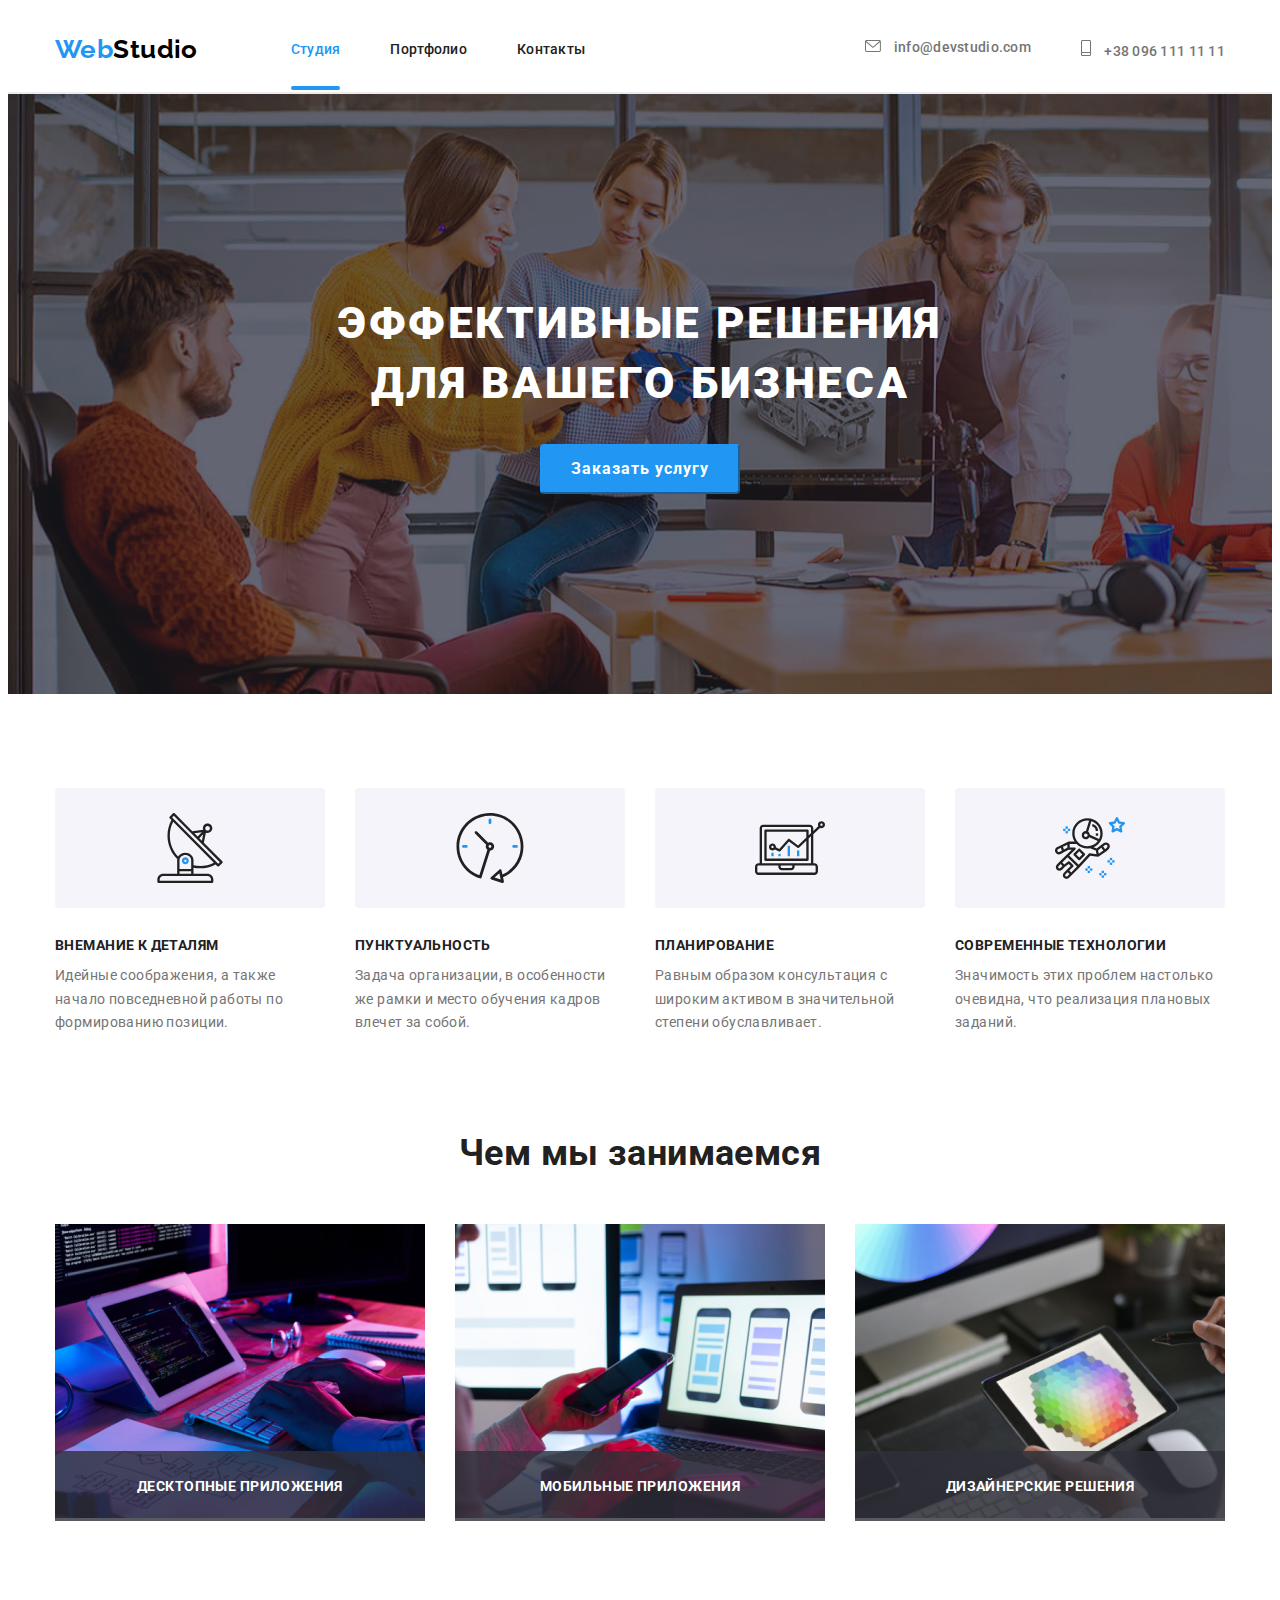
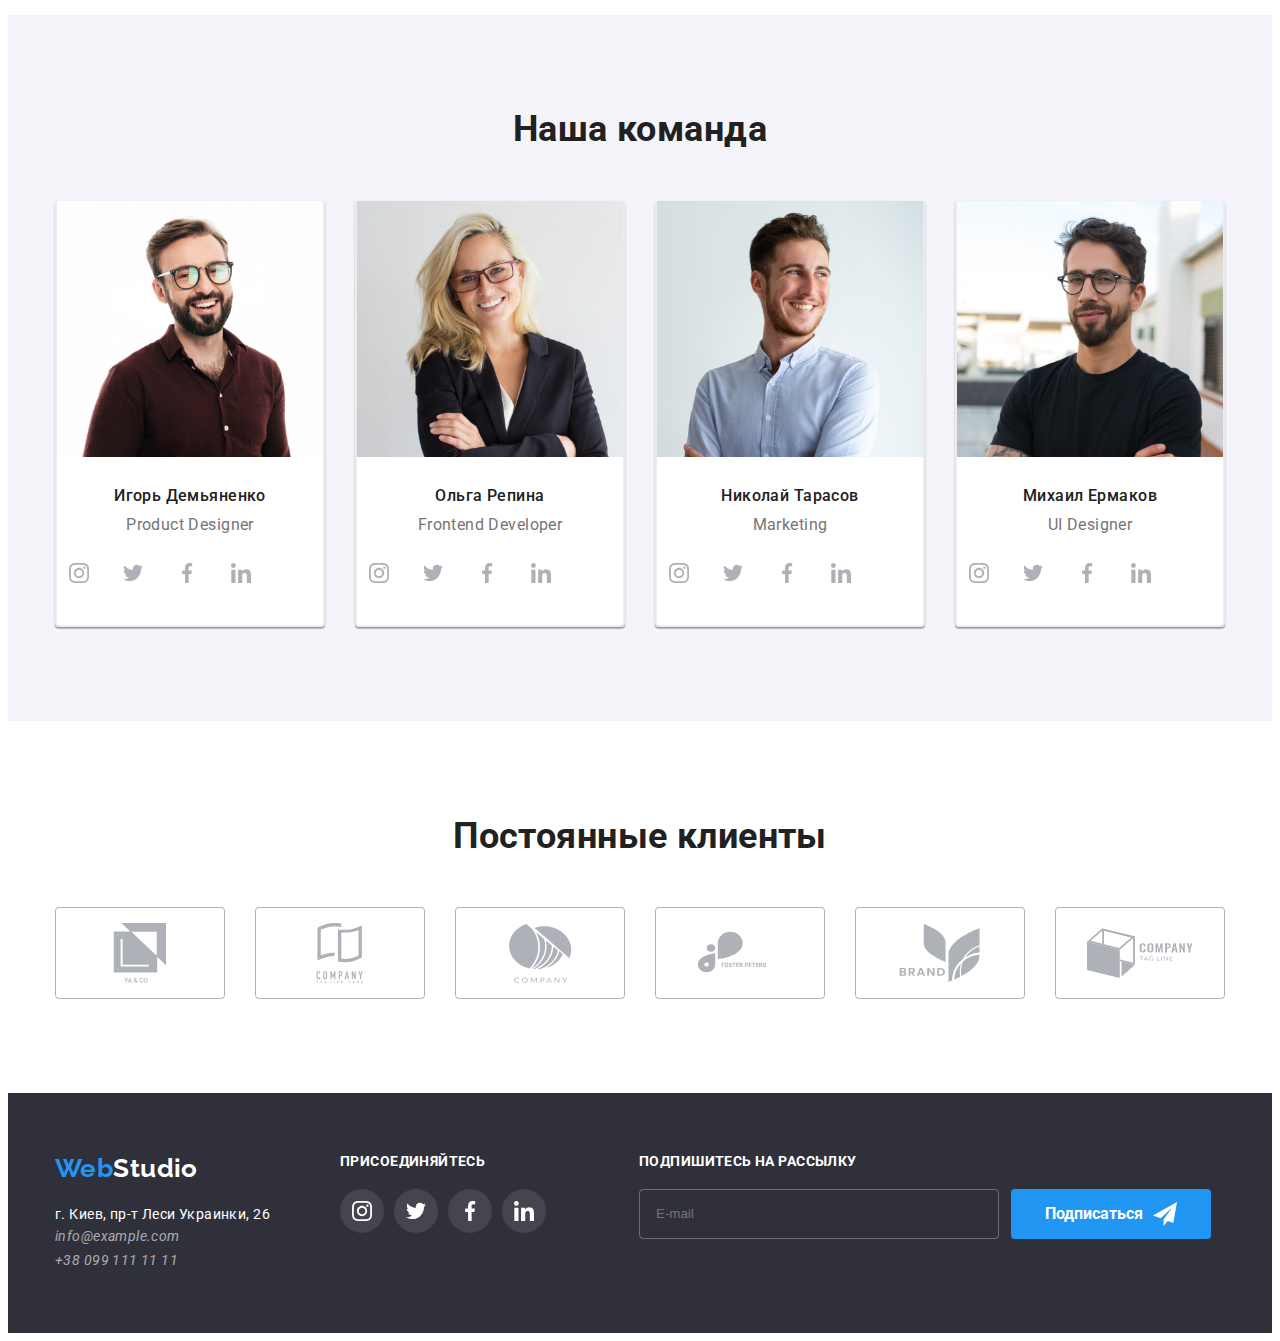
<file: index.html>
<!DOCTYPE html>
<html lang="ru">
  <head>
    <meta charset="UTF-8" />
    <meta http-equiv="X-UA-Compatible" content="IE=edge" />
    <meta name="viewport" content="width=device-width, initial-scale=1.0" />
    <title>Document</title>
    <link
      href="https://fonts.googleapis.com/css2?family=Raleway:wght@700&family=Roboto:wght@400;500;700;900&display=swap"
      rel="stylesheet"
    />
    <link
      rel="stylesheet"
      href="https://cdnjs.cloudflare.com/ajax/libs/modern-normalize/1.1.0/modern-normalize.min.css"
      integrity="sha512-wpPYUAdjBVSE4KJnH1VR1HeZfpl1ub8YT/NKx4PuQ5NmX2tKuGu6U/JRp5y+Y8XG2tV+wKQpNHVUX03MfMFn9Q=="
      crossorigin="anonymous"
      referrerpolicy="no-referrer"
    />
    <link rel="stylesheet" href="./css/styles.css" />
  </head>
  <body class="body">
    <!--Шапка сайта-->

    <header class="page-header">
      <div class="container navigation">
        <a href="./index.html" class="logo"><span class="logo-color">Web</span>Studio</a>
        <nav>
          <ul style="list-style: none" class="site-nav">
            <li class="link link-current">
              <a href="" class="link-btn current">Студия</a>
            </li>
            <li class="link">
              <a href="./portfolio.html" class="link-btn">Портфолио</a>
            </li>
            <li class="link">
              <a href="#" class="link-btn">Контакты</a>
            </li>
          </ul>
        </nav>
        <ul class="auth-nav" style="list-style: none">
          <li class="link">
            <a href="mailto:info@devstudio.com" class="btn-link">
              <svg class="icon-mail">
                <use href="./images/icon-header/symbol-defs.svg#icon-mail"></use>
              </svg>
              info@devstudio.com</a
            >
          </li>
          <li class="link">
            <a href="tel:+380961111111" class="btn-link">
              <svg class="icon-tell">
                <use
                  href="./images/icon-header/symbol-defs.svg#icon-Phone"
                  width="10px"
                  height="16px"
                ></use>
              </svg>
              +38 096 111 11 11</a
            >
          </li>
        </ul>
      </div>
    </header>

    <!--Мейн сайта-->
    <main>
      <!--Секция Герой-->

      <section class="hero">
        <div class="container">
          <h1 class="hero-title">Эффективные решения для вашего бизнеса</h1>
          <button type="button" class="btn-hero" data-modal-open>Заказать услугу</button>
        </div>

        <div class="backdrop is-hidden" data-modal>
          <div class="modal">
            <button class="close-icon" data-modal-close>
              <svg class="close-icon-btn">
                <use href="./images/modal-icon/close-modal/symbol-defs.svg#icon-Vector"></use>
              </svg>
            </button>
            <b class="modal-aplication">Оставьте свои данные, мы вам перезвоним</b>
            <form class="aplication-form">
              <label for="user-name" class="form-name">
                <span class="application-text">Имя</span>
                <input type="text" name="user-name" class="form-fiend" id="user-name" />
                <svg width="18" height="18" class="icon-form">
                  <use href="./images/modal-icon/symbol-defs.svg#icon-person"></use>
                </svg>
              </label>
              <label for="tel" class="form-tel">
                <span class="application-text">Телефон</span>
                <input type="text" class="form-fiend" name="user-tel" id="tel" />
                <svg width="18" height="18" class="icon-form">
                  <use href="./images/modal-icon/symbol-defs.svg#icon-tell"></use>
                </svg>
              </label>
              <label for="mail" class="form-mail">
                <span class="application-text">Почта</span>
                <input type="text" class="form-fiend" name="user-mail" id="mail" />
                <svg width="18" height="18" class="icon-form">
                  <use href="./images/modal-icon/symbol-defs.svg#icon-mail"></use>
                </svg>
              </label>
              <label for="comment" class="form-comment">
                <span class="application-text">Коментарий</span>
                <textarea
                  name="user-comment"
                  id="comment"
                  rows="10"
                  placeholder="Введите текст"
                  class="comment-form"
                ></textarea>
              </label>
              <label for="checkbox" class="form-checkbox">
                <input
                  type="checkbox"
                  class="checkbox-btn visually-hidden"
                  id="checkbox"
                  name="form-checkbox"
                />
                <span class="custom-checkbox">
                  <svg width="16" height="15" class="custom-checkbox-icon">
                    <use href="./images/modal-icon/symbol-defs.svg#icon-icon-check"></use>
                  </svg>
                </span>
                <span class="conditions">
                  Соглашаюсь с рассылкой и принимаю
                  <a href="" class="conditions-link">Условия договора</a>
                </span>
              </label>
              <button type="submit" class="btn-submit">Отправить</button>
            </form>
          </div>
        </div>
      </section>

      <!--Секция особенности-->

      <section class="caption">
        <div class="container">
          <h2 class="caption-title">Особенности</h2>
          <ul style="list-style: none" class="title">
            <li class="titles">
              <div class="benefits">
                <svg class="benefits-icon">
                  <use href="./images/benefits/symbol-defs.svg#icon-antenna"></use>
                </svg>
              </div>
              <h3 class="caption-titles">Внемание к деталям</h3>
              <p class="caption-text">
                Идейные соображения, а также начало повседневной работы по формированию позиции.
              </p>
            </li>
            <li class="titles">
              <div class="benefits">
                <svg class="benefits-icon">
                  <use href="./images/benefits/symbol-defs.svg#icon-clock"></use>
                </svg>
              </div>
              <h3 class="caption-titles">Пунктуальность</h3>
              <p class="caption-text">
                Задача организации, в особенности же рамки и место обучения кадров влечет за собой.
              </p>
            </li>
            <li class="titles">
              <div class="benefits">
                <svg class="benefits-icon">
                  <use href="./images/benefits/symbol-defs.svg#icon-diagram"></use>
                </svg>
              </div>
              <h3 class="caption-titles">Планирование</h3>
              <p class="caption-text">
                Равным образом консультация с широким активом в значительной степени обуславливает.
              </p>
            </li>
            <li class="titles">
              <div class="benefits">
                <svg class="benefits-icon">
                  <use href="./images/benefits/symbol-defs.svg#icon-astronaut"></use>
                </svg>
              </div>
              <h3 class="caption-titles">Современные технологии</h3>
              <p class="caption-text">
                Значимость этих проблем настолько очевидна, что реализация плановых заданий.
              </p>
            </li>
          </ul>
        </div>
      </section>

      <!--Секция чем занимаемся-->

      <section class="work">
        <div class="container">
          <h2 class="work-title">Чем мы занимаемся</h2>
          <ul style="list-style: none" class="title">
            <li class="titles">
              <img src="./images/img.jpg" alt="Работа за планшетом" width="370" class="work-pic" />
              <p class="works-titles">Десктопные приложения</p>
            </li>
            <li class="titles">
              <img src="./images/img1.jpg" alt="Работа с телефоном" width="370" class="work-pic" />
              <p class="works-titles">Мобильные приложения</p>
            </li>
            <li class="titles">
              <img src="./images/img2.jpg" alt="Работа над красками" width="370" class="work-pic" />
              <p class="works-titles">Дизайнерские решения</p>
            </li>
          </ul>
        </div>
      </section>

      <!--Секция наша команда-->

      <section class="team">
        <div class="container">
          <h2 class="team-title">Наша команда</h2>
          <ul style="list-style: none" class="title">
            <li class="titles">
              <img src="./images/img3.jpg" alt="Игорь" width="270" class="team-pic" />
              <div class="wrapper">
                <h3 class="workers">Игорь Демьяненко</h3>
                <p lang="en" class="position">Product Designer</p>
                <ul style="list-style: none" class="team-social">
                  <li class="list-icon">
                    <a href="" class="network-link" aria-label="Социальная сеть">
                      <svg class="social-icon">
                        <use href="./images/social/symbol-defs.svg#icon-instagram"></use>
                      </svg>
                    </a>
                  </li>
                  <li class="list-icon">
                    <a href="" class="network-link" aria-label="Социальная сеть">
                      <svg class="social-icon">
                        <use href="./images/social/symbol-defs.svg#icon-twitter"></use>
                      </svg>
                    </a>
                  </li>
                  <li class="list-icon">
                    <a href="" class="network-link" aria-label="Социальная сеть">
                      <svg class="social-icon">
                        <use href="./images/social/symbol-defs.svg#icon-facebook"></use>
                      </svg>
                    </a>
                  </li>
                  <li class="list-icon">
                    <a href="" class="network-link" aria-label="Социальная сеть">
                      <svg class="social-icon">
                        <use href="./images/social/symbol-defs.svg#icon-linkedin"></use>
                      </svg>
                    </a>
                  </li>
                </ul>
              </div>
            </li>
            <li class="titles">
              <img src="./images/img4.jpg" alt="Ольга" width="270" class="team-pic" />
              <div class="wrapper">
                <h3 class="workers">Ольга Репина</h3>
                <p lang="en" class="position">Frontend Developer</p>
                <ul style="list-style: none" class="team-social">
                  <li class="list-icon">
                    <a href="" class="network-link" aria-label="Социальная сеть">
                      <svg class="social-icon">
                        <use href="./images/social/symbol-defs.svg#icon-instagram"></use>
                      </svg>
                    </a>
                  </li>
                  <li class="list-icon">
                    <a href="" class="network-link" aria-label="Социальная сеть">
                      <svg class="social-icon">
                        <use href="./images/social/symbol-defs.svg#icon-twitter"></use>
                      </svg>
                    </a>
                  </li>
                  <li class="list-icon">
                    <a href="" class="network-link" aria-label="Социальная сеть">
                      <svg class="social-icon">
                        <use href="./images/social/symbol-defs.svg#icon-facebook"></use>
                      </svg>
                    </a>
                  </li>
                  <li class="list-icon">
                    <a href="" class="network-link" aria-label="Социальная сеть">
                      <svg class="social-icon">
                        <use href="./images/social/symbol-defs.svg#icon-linkedin"></use>
                      </svg>
                    </a>
                  </li>
                </ul>
              </div>
            </li>
            <li class="titles">
              <img src="./images/img5.jpg" alt="Николай" width="270" class="team-pic" />
              <div class="wrapper">
                <h3 class="workers">Николай Тарасов</h3>
                <p lang="en" class="position">Marketing</p>
                <ul style="list-style: none" class="team-social">
                  <li class="list-icon">
                    <a href="" class="network-link" aria-label="Социальная сеть">
                      <svg class="social-icon">
                        <use href="./images/social/symbol-defs.svg#icon-instagram"></use>
                      </svg>
                    </a>
                  </li>
                  <li class="list-icon">
                    <a href="" class="network-link" aria-label="Социальная сеть">
                      <svg class="social-icon">
                        <use href="./images/social/symbol-defs.svg#icon-twitter"></use>
                      </svg>
                    </a>
                  </li>
                  <li class="list-icon">
                    <a href="" class="network-link" aria-label="Социальная сеть">
                      <svg class="social-icon">
                        <use href="./images/social/symbol-defs.svg#icon-facebook"></use>
                      </svg>
                    </a>
                  </li>
                  <li class="list-icon">
                    <a href="" class="network-link" aria-label="Социальная сеть">
                      <svg class="social-icon">
                        <use href="./images/social/symbol-defs.svg#icon-linkedin"></use>
                      </svg>
                    </a>
                  </li>
                </ul>
              </div>
            </li>
            <li class="titles">
              <img src="./images/img6.jpg" alt="Михаил" width="270" class="team-pic" />
              <div class="wrapper">
                <h3 class="workers">Михаил Ермаков</h3>
                <p lang="en" class="position">UI Designer</p>
                <ul style="list-style: none" class="team-social">
                  <li class="list-icon">
                    <a href="" class="network-link" aria-label="Социальная сеть">
                      <svg class="social-icon">
                        <use href="./images/social/symbol-defs.svg#icon-instagram"></use>
                      </svg>
                    </a>
                  </li>
                  <li class="list-icon">
                    <a href="" class="network-link" aria-label="Социальная сеть">
                      <svg class="social-icon">
                        <use href="./images/social/symbol-defs.svg#icon-twitter"></use>
                      </svg>
                    </a>
                  </li>
                  <li class="list-icon">
                    <a href="" class="network-link" aria-label="Социальная сеть">
                      <svg class="social-icon">
                        <use href="./images/social/symbol-defs.svg#icon-facebook"></use>
                      </svg>
                    </a>
                  </li>
                  <li class="list-icon">
                    <a href="" class="network-link" aria-label="Социальная сеть">
                      <svg class="social-icon">
                        <use href="./images/social/symbol-defs.svg#icon-linkedin"></use>
                      </svg>
                    </a>
                  </li>
                </ul>
              </div>
            </li>
          </ul>
        </div>
      </section>

      <!--Постоянные клиенты-->

      <section class="section">
        <div class="container">
          <h2 class="our-clients">Постоянные клиенты</h2>
          <ul class="clients" style="list-style: none">
            <li>
              <a href="" class="clients-item">
                <svg class="clients-logo">
                  <use href="./images/clients/symbol-defs.svg#icon-client-1"></use>
                </svg>
              </a>
            </li>
            <li>
              <a href="" class="clients-item">
                <svg class="clients-logo">
                  <use href="./images/clients/symbol-defs.svg#icon-client-2"></use>
                </svg>
              </a>
            </li>
            <li>
              <a href="" class="clients-item">
                <svg class="clients-logo">
                  <use href="./images/clients/symbol-defs.svg#icon-client-3"></use>
                </svg>
              </a>
            </li>
            <li>
              <a href="" class="clients-item">
                <svg class="clients-logo">
                  <use href="./images/clients/symbol-defs.svg#icon-client-4"></use>
                </svg>
              </a>
            </li>
            <li>
              <a href="" class="clients-item">
                <svg class="clients-logo">
                  <use href="./images/clients/symbol-defs.svg#icon-client-5"></use>
                </svg>
              </a>
            </li>
            <li>
              <a href="" class="clients-item">
                <svg class="clients-logo">
                  <use href="./images/clients/symbol-defs.svg#icon-client-6"></use>
                </svg>
              </a>
            </li>
          </ul>
        </div>
      </section>
    </main>

    <!--Подвал-->

    <footer class="footer">
      <div class="container">
        <ul style="list-style: none" class="footer-icons">
          <li class="margin-icon">
            <a href="./index.html" class="footer-logo"><span class="footer-log">Web</span>Studio</a>
            <address>
              <ul style="list-style: none" class="title">
                <li class="map">г. Киев, пр-т Леси Украинки, 26</li>
                <li><a href="mailto:info@example.com" class="link">info@example.com</a></li>
                <li><a href="tel:+380991111111" class="link">+38 099 111 11 11</a></li>
              </ul>
            </address>
          </li>
          <li>
            <h2 class="titles-icons">Присоединяйтесь</h2>
            <ul style="list-style: none" class="footer-li-icon">
              <li class="footer-li-icons">
                <a href="" class="footer-link-icon" aria-label="Социальная сеть">
                  <svg class="footer-icon">
                    <use href="./images/social/symbol-defs.svg#icon-instagram"></use>
                  </svg>
                </a>
              </li>
              <li class="footer-li-icons">
                <a href="" class="footer-link-icon" aria-label="Социальная сеть">
                  <svg class="footer-icon">
                    <use href="./images/social/symbol-defs.svg#icon-twitter"></use>
                  </svg>
                </a>
              </li>
              <li class="footer-li-icons">
                <a href="" class="footer-link-icon" aria-label="Социальная сеть">
                  <svg class="footer-icon">
                    <use href="./images/social/symbol-defs.svg#icon-facebook"></use>
                  </svg>
                </a>
              </li>
              <li class="footer-li-icons">
                <a href="" class="footer-link-icon" aria-label="Социальная сеть">
                  <svg class="footer-icon">
                    <use href="./images/social/symbol-defs.svg#icon-linkedin"></use>
                  </svg>
                </a>
              </li>
            </ul>
          </li>
          <li class="sub-form">
            <div class="form-footer">
              <p class="subscribe-text">Подпишитесь на рассылку</p>
              <div class="subscribe-footer">
                <form class="email-form">
                  <input type="email" name="email" placeholder="E-mail" class="email-input" />
                  <button type="submit" class="subscribe-btn">
                    Подписаться
                    <svg height="24" width="24" class="btn-icon-subscribe">
                      <use href="./images/footer/symbol-defs.svg#icon-icon-send"></use>
                    </svg>
                  </button>
                </form>
              </div>
            </div>
          </li>
        </ul>
      </div>
    </footer>
    <script src="./js/modal.js"></script>
  </body>
</html>
</file>
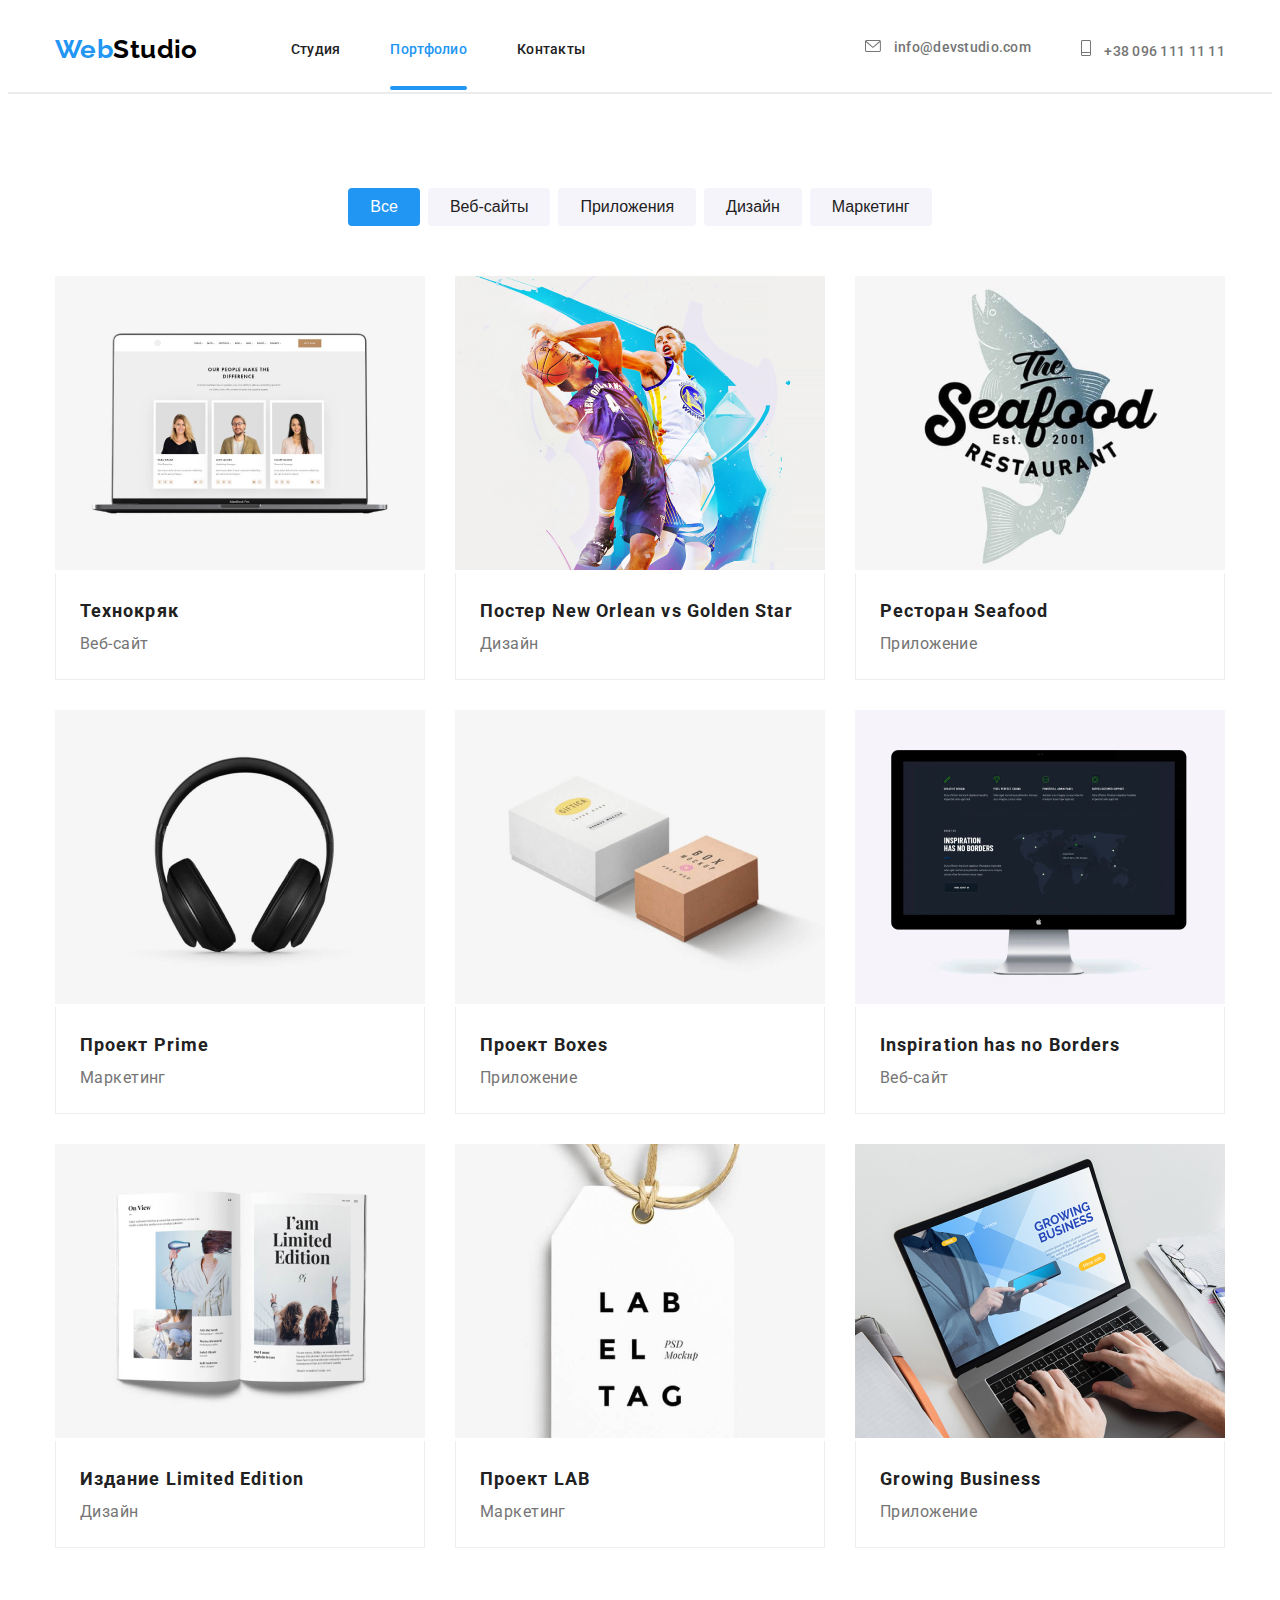
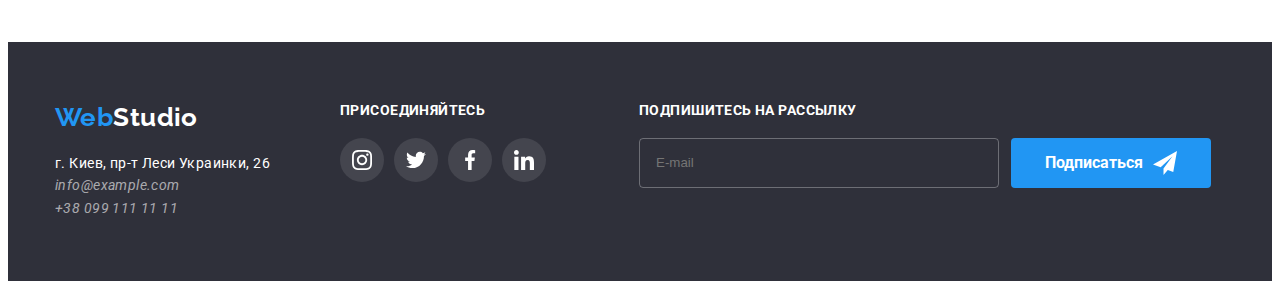
<file: portfolio.html>
<!DOCTYPE html>
<html lang="en">
  <head>
    <meta charset="UTF-8" />
    <meta http-equiv="X-UA-Compatible" content="IE=edge" />
    <meta name="viewport" content="width=device-width, initial-scale=1.0" />
    <title>Document</title>
    <link
      href="https://fonts.googleapis.com/css2?family=Raleway:wght@700&family=Roboto:wght@400;500;700;900&display=swap"
      rel="stylesheet"
    />
    <link
      rel="stylesheet"
      href="https://cdnjs.cloudflare.com/ajax/libs/modern-normalize/1.1.0/modern-normalize.min.css"
      integrity="sha512-wpPYUAdjBVSE4KJnH1VR1HeZfpl1ub8YT/NKx4PuQ5NmX2tKuGu6U/JRp5y+Y8XG2tV+wKQpNHVUX03MfMFn9Q=="
      crossorigin="anonymous"
      referrerpolicy="no-referrer"
    />
    <link rel="stylesheet" href="./css/styles.css" />
  </head>
  <!--Шапка Сайта-->
  <body>
    <header class="page-header">
      <div class="container navigation">
        <a href="./index.html" class="logo"><span class="logo-color">Web</span>Studio</a>
        <nav>
          <ul style="list-style: none" class="site-nav">
            <li class="link">
              <a href="./index.html" class="link-btn">Студия</a>
            </li>
            <li class="link link-current">
              <a href="./portfolio.html" class="link-btn current">Портфолио</a>
            </li>
            <li class="link">
              <a href="#" class="link-btn">Контакты</a>
            </li>
          </ul>
        </nav>
        <ul class="auth-nav" style="list-style: none">
          <li class="link">
            <a href="mailto:info@devstudio.com" class="btn-link">
              <svg class="icon-mail">
                <use href="./images/icon-header/symbol-defs.svg#icon-mail"></use>
              </svg>
              info@devstudio.com</a
            >
          </li>
          <li class="link">
            <a href="tel:+380961111111" class="btn-link">
              <svg class="icon-tell">
                <use
                  href="./images/icon-header/symbol-defs.svg#icon-Phone"
                  width="10px"
                  height="16px"
                ></use>
              </svg>
              +38 096 111 11 11</a
            >
          </li>
        </ul>
      </div>
    </header>
    <main class="main-portfolio">
      <section class="section">
        <h1 class="visually-hidden">Категории</h1>
        <div class="container">
          <ul style="list-style: none" class="titles">
            <li class="tittles"><button type="button" class="link currentt">Все</button></li>
            <li class="tittles"><button type="button" class="link">Веб-сайты</button></li>
            <li class="tittles"><button type="button" class="link">Приложения</button></li>
            <li class="tittles"><button type="button" class="link">Дизайн</button></li>
            <li class="tittles"><button type="button" class="link">Маркетинг</button></li>
          </ul>
          <ul style="list-style: none" class="flex">
            <li class="list">
              <a href="" class="decoration">
                <div class="thumb">
                  <img src="./images/Portfolio/img.jpg" alt="Технокряк" width="370" />
                  <p class="thumb-title">
                    Ресурс предлагает комплексные предложения с разным уровнем функционала и
                    сервисов. Все это позволит посетителю получить исчерпывающие сведения о компании
                    или частном лице.
                  </p>
                </div>
                <div class="containers">
                  <h2 class="title">Технокряк</h2>
                  <p class="post-title">Веб-сайт</p>
                </div>
              </a>
            </li>
            <li class="list">
              <a href="" class="decoration">
                <div class="thumb">
                  <img
                    src="./images/Portfolio/img(1).jpg"
                    alt="Постер New Orlean vs Golden Star"
                    width="370"
                  />
                  <p class="thumb-title">
                    Ресурс предлагает комплексные предложения с разным уровнем функционала и
                    сервисов. Все это позволит посетителю получить исчерпывающие сведения о компании
                    или частном лице.
                  </p>
                </div>
                <div class="containers">
                  <h2 class="title">Постер New Orlean vs Golden Star</h2>
                  <p class="post-title">Дизайн</p>
                </div>
              </a>
            </li>
            <li class="list">
              <a href="" class="decoration">
                <div class="thumb">
                  <img src="./images/Portfolio/img(2).jpg" alt="Ресторан Seafood" width="370" />
                  <p class="thumb-title">
                    Ресурс предлагает комплексные предложения с разным уровнем функционала и
                    сервисов. Все это позволит посетителю получить исчерпывающие сведения о компании
                    или частном лице.
                  </p>
                </div>
                <div class="containers">
                  <h2 class="title">Ресторан Seafood</h2>
                  <p class="post-title">Приложение</p>
                </div>
              </a>
            </li>
            <li class="list">
              <a href="" class="decoration">
                <div class="thumb">
                  <img src="./images/Portfolio/img(3).jpg" alt="Проект Prime" width="370" />
                  <p class="thumb-title">
                    Ресурс предлагает комплексные предложения с разным уровнем функционала и
                    сервисов. Все это позволит посетителю получить исчерпывающие сведения о компании
                    или частном лице.
                  </p>
                </div>
                <div class="containers">
                  <h2 class="title">Проект Prime</h2>
                  <p class="post-title">Маркетинг</p>
                </div>
              </a>
            </li>
            <li class="list">
              <a href="" class="decoration">
                <div class="thumb">
                  <img src="./images/Portfolio/img(4).jpg" alt="Проект Boxes" width="370" />
                  <p class="thumb-title">
                    Ресурс предлагает комплексные предложения с разным уровнем функционала и
                    сервисов. Все это позволит посетителю получить исчерпывающие сведения о компании
                    или частном лице.
                  </p>
                </div>
                <div class="containers">
                  <h2 class="title">Проект Boxes</h2>
                  <p class="post-title">Приложение</p>
                </div>
              </a>
            </li>
            <li class="list">
              <a href="" class="decoration"
                ><div class="thumb">
                  <img
                    src="./images/Portfolio/img(5).jpg"
                    alt="Inspiration has no Borders"
                    width="370"
                  />
                  <p class="thumb-title">
                    Ресурс предлагает комплексные предложения с разным уровнем функционала и
                    сервисов. Все это позволит посетителю получить исчерпывающие сведения о компании
                    или частном лице.
                  </p>
                </div>
                <div class="containers">
                  <h2 class="title">Inspiration has no Borders</h2>
                  <p class="post-title">Веб-сайт</p>
                </div>
              </a>
            </li>
            <li class="list">
              <a href="" class="decoration">
                <div class="thumb">
                  <img
                    src="./images/Portfolio/img(6).jpg"
                    alt="Издание Limited Edition"
                    width="370"
                  />
                  <p class="thumb-title">
                    Ресурс предлагает комплексные предложения с разным уровнем функционала и
                    сервисов. Все это позволит посетителю получить исчерпывающие сведения о компании
                    или частном лице.
                  </p>
                </div>
                <div class="containers">
                  <h2 class="title">Издание Limited Edition</h2>
                  <p class="post-title">Дизайн</p>
                </div>
              </a>
            </li>
            <li class="list">
              <a href="" class="decoration">
                <div class="thumb">
                  <img src="./images/Portfolio/img(7).jpg" alt="Проект LAB" width="370" />
                  <p class="thumb-title">
                    Ресурс предлагает комплексные предложения с разным уровнем функционала и
                    сервисов. Все это позволит посетителю получить исчерпывающие сведения о компании
                    или частном лице.
                  </p>
                </div>
                <div class="containers">
                  <h2 class="title">Проект LAB</h2>
                  <p class="post-title">Маркетинг</p>
                </div>
              </a>
            </li>
            <li class="list">
              <a href="" class="decoration">
                <div class="thumb">
                  <img src="./images/Portfolio/img(8).jpg" alt="Growing Business" width="370" />
                  <p class="thumb-title">
                    Ресурс предлагает комплексные предложения с разным уровнем функционала и
                    сервисов. Все это позволит посетителю получить исчерпывающие сведения о компании
                    или частном лице.
                  </p>
                </div>
                <div class="containers">
                  <h2 class="title">Growing Business</h2>
                  <p class="post-title">Приложение</p>
                </div>
              </a>
            </li>
          </ul>
        </div>
      </section>
    </main>
    <footer class="footer">
      <div class="container">
        <ul style="list-style: none" class="footer-icons">
          <li class="margin-icon">
            <a href="./index.html" class="footer-logo"><span class="footer-log">Web</span>Studio</a>
            <address>
              <ul style="list-style: none" class="title">
                <li class="map">г. Киев, пр-т Леси Украинки, 26</li>
                <li><a href="mailto:info@example.com" class="link">info@example.com</a></li>
                <li><a href="tel:+380991111111" class="link">+38 099 111 11 11</a></li>
              </ul>
            </address>
          </li>
          <li>
            <h2 class="titles-icons">Присоединяйтесь</h2>
            <ul style="list-style: none" class="footer-li-icon">
              <li class="footer-li-icons">
                <a href="" class="footer-link-icon" aria-label="Социальная сеть">
                  <svg class="footer-icon">
                    <use href="./images/social/symbol-defs.svg#icon-instagram"></use>
                  </svg>
                </a>
              </li>
              <li class="footer-li-icons">
                <a href="" class="footer-link-icon" aria-label="Социальная сеть">
                  <svg class="footer-icon">
                    <use href="./images/social/symbol-defs.svg#icon-twitter"></use>
                  </svg>
                </a>
              </li>
              <li class="footer-li-icons">
                <a href="" class="footer-link-icon" aria-label="Социальная сеть">
                  <svg class="footer-icon">
                    <use href="./images/social/symbol-defs.svg#icon-facebook"></use>
                  </svg>
                </a>
              </li>
              <li class="footer-li-icons">
                <a href="" class="footer-link-icon" aria-label="Социальная сеть">
                  <svg class="footer-icon">
                    <use href="./images/social/symbol-defs.svg#icon-linkedin"></use>
                  </svg>
                </a>
              </li>
            </ul>
          </li>
          <li class="sub-form">
            <div class="form-footer">
              <p class="subscribe-text">Подпишитесь на рассылку</p>
              <div class="subscribe-footer">
                <form class="email-form">
                  <input type="email" name="email" placeholder="E-mail" class="email-input" />
                  <button type="submit" class="subscribe-btn">
                    Подписаться
                    <svg height="24" width="24" class="btn-icon-subscribe">
                      <use href="./images/footer/symbol-defs.svg#icon-icon-send"></use>
                    </svg>
                  </button>
                </form>
              </div>
            </div>
          </li>
        </ul>
      </div>
    </footer>
  </body>
</html>
</file>
<file: css/styles.css>
:root {
  --back-color: #2f303a;
  --second-back-color: #e5e5e5;
  --third-back-color: #f5f4fa;
  --text-color: #212121;
  --second-text-color: #757575;
  --third-text-color: #ffffff;
  --fourth-text-color: #000000;
  --decor-color: #2196f3;
  --second-decor-color: #188ce8;
}
body {
  color: var(--text-color);
  letter-spacing: 0.03em;
  font-family: 'Roboto', sans-serif;
  font-size: 14px;

  padding-inline-start: 0;
}

h1,
h2,
h3,
p,
ul {
  margin: 0;
}

ul {
  padding-left: 0;
}

.container {
  width: 1200px;
  padding-left: 15px;
  padding-right: 15px;
  margin-right: auto;
  margin-left: auto;
}

*,
*::after,
*::before {
  box-sizing: border-box;
}

/*Шапка сайта*/

.page-header .logo-color {
  color: var(--decor-color);
}
.page-header .logo {
  color: var(--fourth-text-color);

  font-family: 'Raleway', sans-serif;
  font-style: normal;
  font-weight: 700;
  font-size: 26px;
  line-height: 1.2;
  text-decoration: none;
}
.site-nav .link-btn {
  color: var(--text-color);

  font-weight: 500;
  line-height: 1.14;
  letter-spacing: 0.02em;
  text-decoration: none;
  transition-timing-function: transform 250ms cubic-bezier(0.4, 0, 0.2, 1);
}
.site-nav .link-btn:hover,
.site-nav .link-btn:focus {
  color: var(--decor-color);
}

.auth-nav .btn-link {
  color: var(--second-text-color);

  font-weight: 500;
  font-size: 14px;
  line-height: 1.14;
  letter-spacing: 0.02em;
  text-decoration: none;
  transition-timing-function: transform 250ms cubic-bezier(0.4, 0, 0.2, 1);
}
.auth-nav .btn-link:hover,
.auth-nav .btn-link:focus {
  color: var(--decor-color);
}
.site-nav .current {
  color: var(--decor-color);
}

.link-current {
  position: relative;
}

.current::after {
  content: '';
  position: absolute;
  display: block;
  bottom: 0;
  left: 0;
  height: 4px;
  width: 100%;
  background: var(--decor-color);
  border-radius: 2px;
}

.site-nav {
  display: flex;
  padding: 0;
}
.site-nav .link:not(:last-child) {
  margin-right: 50px;
}

.site-nav .link-btn {
  display: inline-block;
  padding-top: 32px;
  padding-bottom: 32px;
}
.site-nav:first-child {
  margin-left: 93px;
}
.auth-nav {
  display: flex;
}
.auth-nav .link:not(:last-child) {
  margin-right: 50px;
}

.auth-nav .btn-link {
  display: inline-block;
  padding-top: 32px;
  padding-bottom: 32px;
}

.auth-nav {
  padding-left: 0;
  margin-left: auto;
}

.icon-mail {
  width: 16px;
  height: 12px;
  margin-right: 10px;
  align-items: center;
  fill: currentColor;
}

.icon-tell {
  width: 10px;
  height: 16px;
  margin-right: 10px;
  align-items: center;
  fill: currentColor;
}

.navigation {
  display: flex;
  align-items: center;
}

/*Секция герой*/
.hero {
  background-color: var(--back-color);
  text-align: center;
  padding: 200px 0;

  background-image: linear-gradient(to right, rgba(47, 48, 58, 0.4), rgba(47, 48, 58, 0.4)),
    url(../images/hero-jpg.jpg);
}
.hero .hero-title {
  margin: 0;
  flex-wrap: wrap;
  align-content: center;

  color: var(--third-text-color);

  font-weight: 900;
  font-size: 44px;
  line-height: 1.36;
  letter-spacing: 0.06em;
  text-transform: uppercase;
  max-width: 650px;
  text-align: center;
  margin: auto;
  margin-bottom: 30px;
}

.hero .btn-hero {
  color: var(--third-text-color);
  background-color: var(--decor-color);

  width: 200px;
  height: 50px;
  border-radius: 4px;
  padding: 0;

  font-family: inherit;
  font-weight: 700;
  font-size: 16px;
  line-height: 1.87;
  align-items: center;
  letter-spacing: 0.06em;
  border-color: var(--decor-color);
  transition: 250ms cubic-bezier(0.4, 0, 0.2, 1);
}
.hero .btn-hero:hover,
.hero .btn-hero:focus {
  background-color: var(--second-decor-color);
}

/* Модальное окно*/

.backdrop {
  position: fixed;
  top: 0;
  left: 0;
  width: 100%;
  height: 100%;
  background-color: rgba(0, 0, 0, 0.2);
  z-index: 10;
  transition: opacity 250ms cubic-bezier(0.4, 0, 0.2, 1);
}

.modal {
  width: 528px;
  height: 581px;
  background-color: var(--third-text-color);

  position: absolute;
  top: 50%;
  left: 50%;
  transform: translate(-50%, -50%);

  border-radius: 4px;
}

.backdrop.is-hidden {
  opacity: 0;
  pointer-events: none;
}

.close-icon {
  display: flex;
  width: 30px;
  height: 30px;
  background: #ffffff;
  border: 1px solid rgba(0, 0, 0, 0.1);
  border-radius: 50%;
  align-items: center;
  justify-content: center;
  padding: 0;
  margin-top: 8px;
  margin-right: 8px;
  margin-left: auto;
  cursor: pointer;
  transition: transform, 250ms cubic-bezier(0.4, 0, 0.2, 1);
}

.close-icon-btn {
  width: 11px;
  height: 11px;
}

.close-icon-btn:hover,
.close-icon-btn:focus {
  fill: #2196f3;
}

.modal {
  position: absolute;
  background-color: #ffffff;
  box-shadow: 0px 1px 3px rgba(0, 0, 0, 0.12), 0px 1px 1px rgba(0, 0, 0, 0.14),
    0px 2px 1px rgba(0, 0, 0, 0.2);
  border-radius: 4px;
  top: 50%;
  left: 50%;
  transform: translate(-50%, -50%);
}

.modal-aplication {
  display: flex;
  left: auto;
  right: auto;
}

.modal > .modal-aplication {
  font-weight: 700;
  font-size: 20px;
  line-height: 1.15;
  text-align: center;
  letter-spacing: 0.03em;
  justify-content: center;
  margin-bottom: 12px;
}

.aplication-form {
  display: flex;
  flex-direction: column;
  margin-left: 40px;
  margin-right: 40px;
}

.application-text {
  display: flex;
  justify-content: flex-start;
}

.form-name,
.form-tel,
.form-mail,
.form-comment {
  position: relative;
  display: flex;
  flex-direction: column;
  margin-bottom: 10px;
  font-weight: 400;
  font-size: 12px;
  line-height: 1.66;
  color: #757575;
  margin-bottom: 0;
}

.icon-form {
  position: absolute;
  top: 30px;
  left: 12px;
  transition: transform, 250ms cubic-bezier(0.4, 0, 0.2, 1);
}

.form-comment {
  margin-bottom: 20px;

  height: 120px;
}

.form-checkbox {
  display: flex;
  justify-content: center;
  align-items: center;
  margin-bottom: 40px;
}

.form-fiend {
  display: inline-block;
  height: 40px;
  border: 1px solid rgba(33, 33, 33, 0.2);
  border-radius: 4px;
  margin-bottom: 10px;
  padding-left: 38px;
  transition: transform, 250ms cubic-bezier(0.4, 0, 0.2, 1);
  outline: transparent;
}

.comment-form {
  border: 1px solid rgba(33, 33, 33, 0.2);
  border-radius: 4px;
  resize: none;
  padding-top: 12px;
  padding-left: 16px;
  transition: transform, 250ms cubic-bezier(0.4, 0, 0.2, 1);
  outline: transparent;
}

.conditions {
  margin-left: 9px;
  font-weight: 400;
  font-size: 14px;
  line-height: 1.71;
  color: #757575;
}

.conditions-link {
  color: #2196f3;
}

.btn-submit {
  display: block;
  width: 200px;
  height: 50px;
  margin-left: auto;
  margin-right: auto;
  font-weight: 700;
  font-size: 16px;
  line-height: 1.87;
  background-color: #2196f3;
  color: #ffffff;
  border-radius: 4px;
  border-color: transparent;
  cursor: pointer;
  box-shadow: 0px 1px 3px rgba(0, 0, 0, 0.12), 0px 1px 1px rgba(0, 0, 0, 0.14),
    0px 2px 1px rgba(0, 0, 0, 0.2);
}

.form-fiend:focus + .icon-form,
.form-fiend:hover + .icon-form {
  fill: #2196f3;
  outline: transparent;
}

.form-fiend:focus,
.form-fiend:hover,
.comment-form:focus,
.comment-form:hover {
  border-color: #2196f3;
}

.btn-submit:hover,
.btn-submit:focus {
  background-color: #188ce8;
}

.custom-checkbox {
  display: flex;
  align-items: center;
  justify-content: center;
  width: 16px;
  height: 15px;
  outline: 2px solid #212121;
  outline-offset: -2px;
  border-radius: 4px;
}

.custom-checkbox-icon {
  border-radius: 4px;
  opacity: 0;
  transition: opacity 250ms linear;
}

.checkbox-btn:checked + .custom-checkbox .custom-checkbox-icon {
  opacity: 1;
}

.checkbox-btn:checked + .custom-checkbox {
  outline-color: #2196f3;
}

/*Секция особенности*/
.caption {
  padding: 94px 0;
}

.caption .caption-title {
  position: absolute;
  width: 1px;
  height: 1px;
  margin: -1px;
  border: 0;
  padding: 0;
  white-space: nowrap;
  clip-path: inset(100%);
  clip: rect(0 0 0 0);
  overflow: hidden;
}

.caption .title {
  display: flex;
  padding: 0;
}

.caption .caption-titles {
  color: var(--text-color);

  font-weight: 700;
  font-size: 14px;
  line-height: 1.14;
  text-transform: uppercase;
}
.caption .caption-text {
  margin-top: 10px;
  width: 270px;
  height: 75px;

  color: var(--second-text-color);

  font-weight: 400;
  font-size: 14px;
  line-height: 1.71;
}
.caption .titles:not(:last-child) {
  margin-right: 30px;
}

.benefits {
  width: 270px;
  height: 120px;
  border-radius: 4px;
  background-color: var(--third-back-color);

  display: flex;
  justify-content: center;
  align-items: center;
  margin-bottom: 30px;
}

.benefits-icon {
  width: 70px;
  height: 70px;
}

/*Секция чем мы занимаемся*/
.work {
  padding-bottom: 94px;
}

.work .work-title {
  margin-bottom: 50px;

  color: var(--text-color);

  font-weight: 700;
  font-size: 36px;
  line-height: 1.16;
  text-align: center;
}

.work .title {
  display: flex;
  padding: 0;
}

.work .titles:not(:last-child) {
  margin-right: 30px;
}

.titles {
  position: relative;
}

.works-titles {
  padding-top: 27px;

  font-family: 'Roboto';
  font-style: normal;
  font-weight: 700;
  font-size: 14px;
  line-height: 16px;
  text-align: center;
  letter-spacing: 0.03em;
  text-transform: uppercase;

  color: var(--third-text-color);

  width: 370px;
  height: 70px;
  background-color: rgba(47, 48, 58, 0.8);

  position: absolute;
  bottom: 0;
}

/*Секция наша команда*/
.team {
  background-color: var(--third-back-color);
  padding: 94px 0;
}

.team .team-title {
  color: var(--text-color);

  font-weight: 700;
  font-size: 36px;
  line-height: 1.16;
  text-align: center;

  padding-bottom: 50px;
}

.team .title {
  display: flex;

  padding: 0;
}

.team .titles {
  text-align: center;

  border-right: 2px solid #ececec;
  border-bottom: 2px solid #ececec;
  border-left: 2px solid #ececec;
  border-radius: 0px 0px 4px 4px;
  box-shadow: 0px 1px 3px rgba(0, 0, 0, 0.12), 0px 1px 1px rgba(0, 0, 0, 0.14),
    0px 2px 1px rgba(0, 0, 0, 0.2);

  background-color: var(--third-text-color);
}

.team .titles:not(:last-child) {
  margin-right: 30px;
}

.team .team-pic {
  display: block;
  height: auto;
  max-width: 100%;
}

.team .workers {
  color: var(--text-color);

  font-weight: 500;
  font-size: 16px;
  line-height: 1.18;
}

.team .position {
  margin-top: 10px;

  color: var(--second-text-color);

  font-weight: 400;
  font-size: 16px;
  line-height: 1.18;
}

.wrapper {
  padding: 30px 0;
}

.team-social {
  display: flex;

  margin-top: 16px;
  padding: auto;
}

.social-icon {
  width: 20px;
  height: 20px;
  fill: #afb1b8;
}

.network-link {
  display: flex;
  align-items: center;
  justify-content: center;
  width: 44px;
  height: 44px;
  background-color: #ffffff;
  border-radius: 50%;
  transition: 250ms cubic-bezier(0.4, 0, 0.2, 1);
}

.list-icon:not(:last-child) {
  margin-right: 10px;
}

.network-link:hover .social-icon {
  fill: var(--third-text-color);
}

.network-link:hover {
  background-color: var(--decor-color);
}

/* Постоянные клиенты */

.our-clients {
  margin-bottom: 50px;
  font-weight: 700;
  font-size: 36px;
  line-height: 42px;
  text-align: center;
  color: #212121;
}

.clients {
  margin: 0;
  padding-inline-start: 0;
  display: flex;
  justify-content: center;
  align-items: center;
  gap: 30px;
  cursor: pointer;
}

.clients-logo {
  width: 106px;
  height: 60px;
  fill: #afb1b8;
}

.clients-item {
  display: flex;
  width: 170px;
  height: 92px;
  justify-content: center;
  align-items: center;
  border: 1px solid #afb1b8;
  border-radius: 4px;
  transition: 250ms cubic-bezier(0.4, 0, 0.2, 1);
}

.clients-item:hover .clients-logo,
.clients-item:focus .clients-logo {
  fill: var(--decor-color);
}

.clients-item:hover,
.clients-item:focus {
  border-color: var(--decor-color);
}

/*Футер*/
.footer {
  background-color: var(--back-color);
  padding: 60px 0;
}

.footer .title {
  padding-top: 60px;
}

.footer .footer-log {
  color: var(--decor-color);

  font-family: 'Raleway';
  font-weight: 700;
  font-size: 26px;
  line-height: 1.19;
  text-decoration: none;
}

.footer .footer-logo {
  color: var(--third-text-color);

  font-family: 'Raleway';
  font-weight: 700;
  font-size: 26px;
  line-height: 1.19;
  text-decoration: none;
}

.footer .title {
  padding: 0;
}

.footer .map {
  padding-top: 20px;

  color: var(--third-text-color);

  font-weight: 400;
  font-size: 14px;
  line-height: 1.5;
  font-style: normal;
}

.footer .link {
  padding-top: 9px;

  color: rgba(255, 255, 255, 0.6);

  font-weight: 400;
  font-size: 14px;
  line-height: 1.71;
  text-decoration: none;
  transition: 250ms cubic-bezier(0.4, 0, 0.2, 1);
}

.footer .link:hover,
.footer .link:focus {
  color: var(--decor-color);
}

.footer-icons {
  display: flex;
}

.margin-icon {
  margin-right: 70px;
}

.titles-icons {
  font-family: 'Roboto';
  font-style: normal;
  font-weight: 700;
  font-size: 14px;
  line-height: 16px;
  letter-spacing: 0.03em;
  text-transform: uppercase;

  color: #ffffff;

  margin-bottom: 20px;
}

.footer-li-icon {
  display: flex;
  padding: 0;
}

.footer-li-icons:not(:last-child) {
  margin-right: 10px;
}

.footer-link-icon {
  display: flex;
  align-items: center;
  justify-content: center;
  width: 44px;
  height: 44px;
  background-color: rgba(255, 255, 255, 0.1);
  border-radius: 50%;
  transition: 250ms cubic-bezier(0.4, 0, 0.2, 1);
}

.footer-icon {
  width: 20px;
  height: 20px;
  fill: #ffffff;
}

.footer-link-icon:hover {
  background-color: var(--decor-color);
}
/*Подпишись*/

.sub-form {
  margin-left: 93px;
}

.subscribe-text {
  font-family: 'Roboto';
  font-style: normal;
  font-weight: 700;
  font-size: 14px;
  line-height: 16px;
  letter-spacing: 0.03em;
  text-transform: uppercase;

  color: #ffffff;

  margin-bottom: 20px;
}

.subscribe-footer {
  display: flex;
}

.email-form {
  font-family: 'Roboto';
  font-style: normal;
  font-weight: 400;
  font-size: 16px;
  line-height: 20px;

  background-color: rgba(47, 48, 58, 1);

  border: none;

  display: flex;
}

.email-input {
  width: 360px;
  height: 50px;

  background-color: transparent;
  padding-left: 16px;
  color: #ffffff;
  border: 1px solid rgba(255, 255, 255, 0.3);
  border-radius: 4px;
  outline: transparent;
}

.subscribe-btn {
  display: flex;
  justify-content: center;
  align-items: center;
  width: 200px;
  height: 50px;
  background-color: rgba(33, 150, 243, 1);
  border: none;
  border-radius: 4px;

  margin-left: 12px;

  font-family: 'Roboto';
  font-style: normal;
  font-weight: 700;
  font-size: 16px;
  line-height: 30px;
  color: var(--third-text-color);
}

.btn-icon-subscribe {
  margin-left: 10px;
}

/*ПОРТФОЛИО*/

.page-header {
  border-bottom: 2px solid #ececec;
}

.section {
  padding: 94px 0;
}

.visually-hidden {
  position: absolute;
  width: 1px;
  height: 1px;
  margin: -1px;
  border: 0;
  padding: 0;
  white-space: nowrap;
  clip-path: inset(100%);
  clip: rect(0 0 0 0);
  overflow: hidden;
}

.main-portfolio .link {
  padding: 6px 22px;

  background-color: #f5f4fa;
  color: var(--text-color);

  font-weight: 500;
  font-size: 16px;
  line-height: 1.62;
  text-align: center;

  border: none;
  border-radius: 4px;

  transition: 250ms cubic-bezier(0.4, 0, 0.2, 1);
}

.main-portfolio .tittles:not(:last-child) {
  margin-right: 8px;
}

.main-portfolio .link:hover,
.main-portfolio .link:focus {
  background-color: var(--decor-color);
  color: var(--third-text-color);
}

.main-portfolio .titles {
  display: flex;
  padding: 0;
  justify-content: center;
  margin-bottom: 50px;
}

.main-portfolio .flex {
  display: flex;
  flex-wrap: wrap;
  padding-left: 0;
  margin-left: 0;
}

.main-portfolio .list {
  margin-right: 30px;
  margin-bottom: 30px;
}

.main-portfolio .list:hover {
  box-shadow: 0px 1px 1px rgba(0, 0, 0, 0.12), 0px 4px 4px rgba(0, 0, 0, 0.06),
    1px 4px 6px rgba(0, 0, 0, 0.16);
}

.main-portfolio .list:nth-child(3n) {
  margin-right: 0;
}

.main-portfolio .list:nth-last-child(-n + 3) {
  margin-bottom: 0;
}

.main-portfolio .title {
  color: var(--text-color);

  font-weight: 700;
  font-size: 18px;
  line-height: 2;
  letter-spacing: 0.06em;
  text-decoration: none;
}

.main-portfolio .post-title {
  color: var(--second-text-color);

  font-weight: 400;
  font-size: 16px;
  line-height: 1.87;
  text-decoration: none;
}

.main-portfolio .decoration {
  text-decoration: none;
}

.main-portfolio .currentt {
  background-color: var(--decor-color);
  color: var(--third-text-color);
}

.containers {
  padding: 20px 24px;
  border-right: 1px solid #eeeeee;
  border-bottom: 1px solid #eeeeee;
  border-left: 1px solid #eeeeee;
}

.thumb {
  position: relative;
  overflow: hidden;
}

.thumb-title {
  display: flex;
  position: absolute;
  top: 0;
  left: 0;
  width: 100%;
  height: 100%;
  margin-left: auto;
  margin-right: auto;
  font-weight: 400;
  font-size: 18px;
  line-height: 1.55;
  align-items: center;
  padding-left: 24px;
  padding-right: 24px;
  color: #ffffff;
  background: rgba(33, 150, 243, 0.9);
  transform: translateY(100%);
  transition: transform 250ms cubic-bezier(0.4, 0, 0.2, 1);
  opacity: ;
}

.decoration:hover .thumb-title {
  opacity: ;
  transform: translateY(0);
}
</file>
